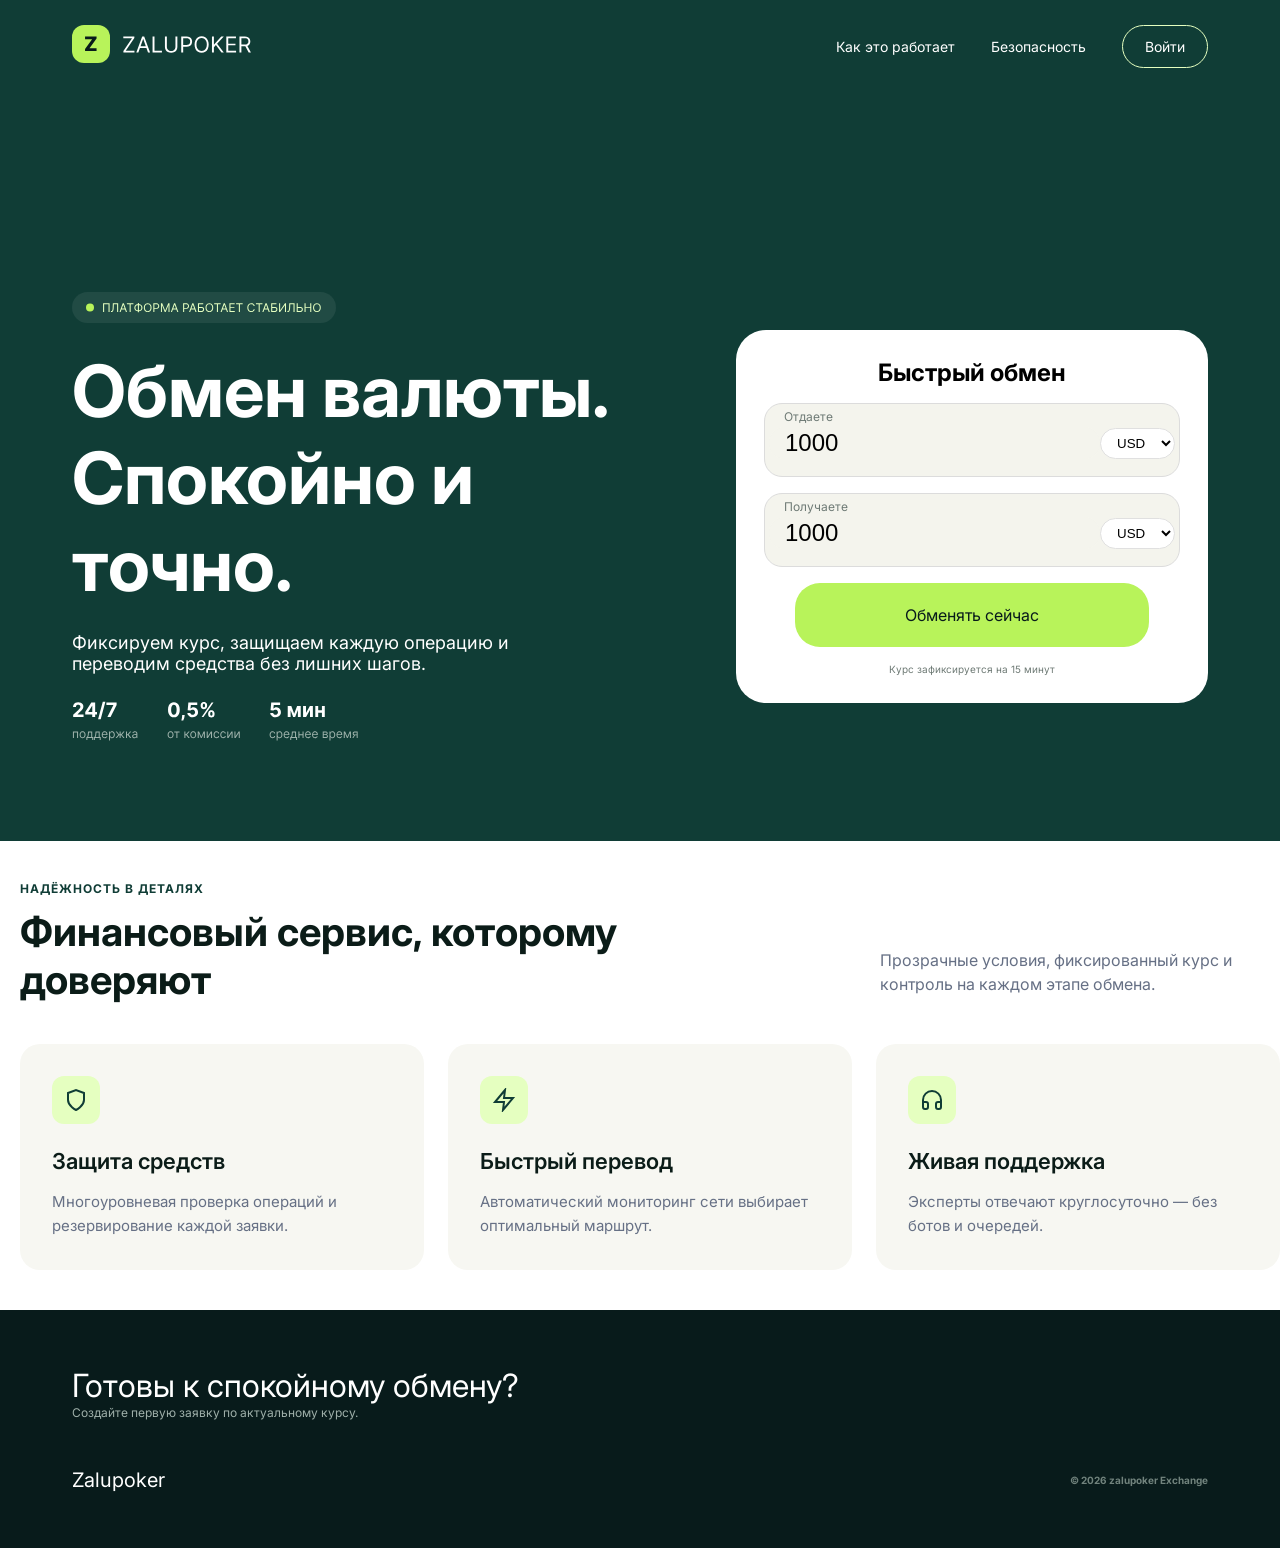
<file: templates/index.html>
<!DOCTYPE html>
<html lang="ru">
<head>
    <meta charset="UTF-8">
    <meta name="viewport" content="width=device-width, initial-scale=1.0">
    <title>Zalupoker</title>
    <link rel="stylesheet" href="/static/css/main.css">
    <link rel="shortcut icon" href="/static/images/favicon.svg" type="image/x-icon">

    <link rel="preconnect" href="https://fonts.googleapis.com">
    <link rel="preconnect" href="https://fonts.gstatic.com" crossorigin>
    <link href="https://fonts.googleapis.com/css2?family=Inter:ital,opsz,wght@0,14..32,100..900;1,14..32,100..900&display=swap" rel="stylesheet">

      
</head>
<body>
    <header class="head">
        <div class="head_div">
            <nav class="head_nav">
                <a href="index.html"><img src="/static/images/logo.svg" alt=""></a>
                <ul class="head_list">
                    <li class="head_list-item">
                        <a class="head_list-link" href="">Как это работает</a>
                    </li>
                    
                    <li class="head_list-item">
                        <a class="head_list-link" href="">Безопасность</a>
                    </li>

                    <li class="head_list-item">
                        <a class="head_list-button" href="sgin.html">Войти</a>
                    </li>
                </ul>
            </nav>
        </div>

        <div class="head-top">
             <div class="head_div2">
            <nav class="head_nav2">
                <img src="/static/images/status.svg" alt="">
                <ul class="head_list2">
                    <li class="head_list2-link1">
                        Обмен валюты. <br>Спокойно и точно.
                    </li>

                    <li class="head_list2-link">
                        Фиксируем курс, защищаем каждую операцию и <br>переводим средства без лишних шагов.
                    </li>

                </ul>
                <img src="/static/images/preimush.svg" alt="">
            </nav>
        </div>

        <div class="head_obmen">

            <h2>Быстрый обмен</h2>
            <div class="input_block">
                <span class="input_lable">Отдаете</span>
                <div class="input_mini">
                    <input type="number" id="input_send" value="1000" class="kurs_input" step="0.01">

                  <div class="current_select_valute">
                    <select class="current_select_valute1" id="select_valute0">
                        <option value="USD">USD</option>
                        <option value="EUR">EUR</option>
                        <option value="RUB">RUB</option>
                        <option value="CNY">CNY</option>
                    </select>
                  </div>
                </div>
            </div>


            <div class="input_block">
                <span class="input_lable">Получаете</span>
                <div class="input_mini">
                    <input type="number" id="input_get" value="1000" class="kurs_input" step="0.01">

                  <div class="current_select_valute">
                    <select class="current_select_valute1"  id="select_valute0">
                        <option value="USD">USD</option>
                        <option value="EUR">EUR</option>
                        <option value="RUB">RUB</option>
                        <option value="CNY">CNY</option>
                    </select>
                  </div>
                </div>
            </div>

            <a class="button_login" href="sgin.html">Обменять сейчас</a>
            <p class="timer_info">Курс зафиксируется на 15 минут</p>


        </div>
    </header>

    <main>
        <div class = "top">
        <div class="features">
            <div class="features-top">
                <div class="features-title">
                    <span>НАДЁЖНОСТЬ В ДЕТАЛЯХ</span>
                    <h2>Финансовый сервис, которому доверяют</h2>
                </div>
                <p class="features-desc">Прозрачные условия, фиксированный курс и контроль на каждом этапе обмена.</p>
            </div>
            
            <div class="features-grid">
                <div class="card">
                    <div class="card-icon icon-green">
                        <svg width="24" height="24" viewBox="0 0 24 24" fill="none" stroke="#103D36" stroke-width="2"><path d="M12 22s8-4 8-10V5l-8-3-8 3v7c0 6 8 10 8 10z"/></svg>
                    </div>
                    <h3>Защита средств</h3>
                    <p>Многоуровневая проверка операций и резервирование каждой заявки.</p>
                </div>

                <div class="card">
                    <div class="card-icon icon-green">
                        <svg width="24" height="24" viewBox="0 0 24 24" fill="none" stroke="#103D36" stroke-width="2"><polygon points="13 2 3 14 12 14 11 22 21 10 12 10 13 2"/></svg>
                    </div>
                    <h3>Быстрый перевод</h3>
                    <p>Автоматический мониторинг сети выбирает оптимальный маршрут.</p>
                </div>

                <div class="card">
                    <div class="card-icon icon-green">
                        <svg width="24" height="24" viewBox="0 0 24 24" fill="none" stroke="#103D36" stroke-width="2"><path d="M3 18v-6a9 9 0 0 1 18 0v6"/><path d="M21 19a2 2 0 0 1-2 2h-1a2 2 0 0 1-2-2v-3a2 2 0 0 1 2-2h3zM3 19a2 2 0 0 0 2 2h1a2 2 0 0 0 2-2v-3a2 2 0 0 0-2-2H3z"/></svg>
                    </div>
                    <h3>Живая поддержка</h3>
                    <p>Эксперты отвечают круглосуточно — без ботов и очередей.</p>
                </div>
            </div>
        </div>

            
            

    </div>
    </main>
    
    <footer class="footer">
        <div class="footer-top">
            <span>
                Готовы к спокойному обмену?
            </span>
            <p>Создайте первую заявку по актуальному курсу.</p>

        </div>

        <div class="footer-down">
            <span>
                Zalupoker
            </span>
              
            <h1>
                © 2026 zalupoker Exchange
            </h1>
        </div>
    </footer>


</body>
</html>
</file>
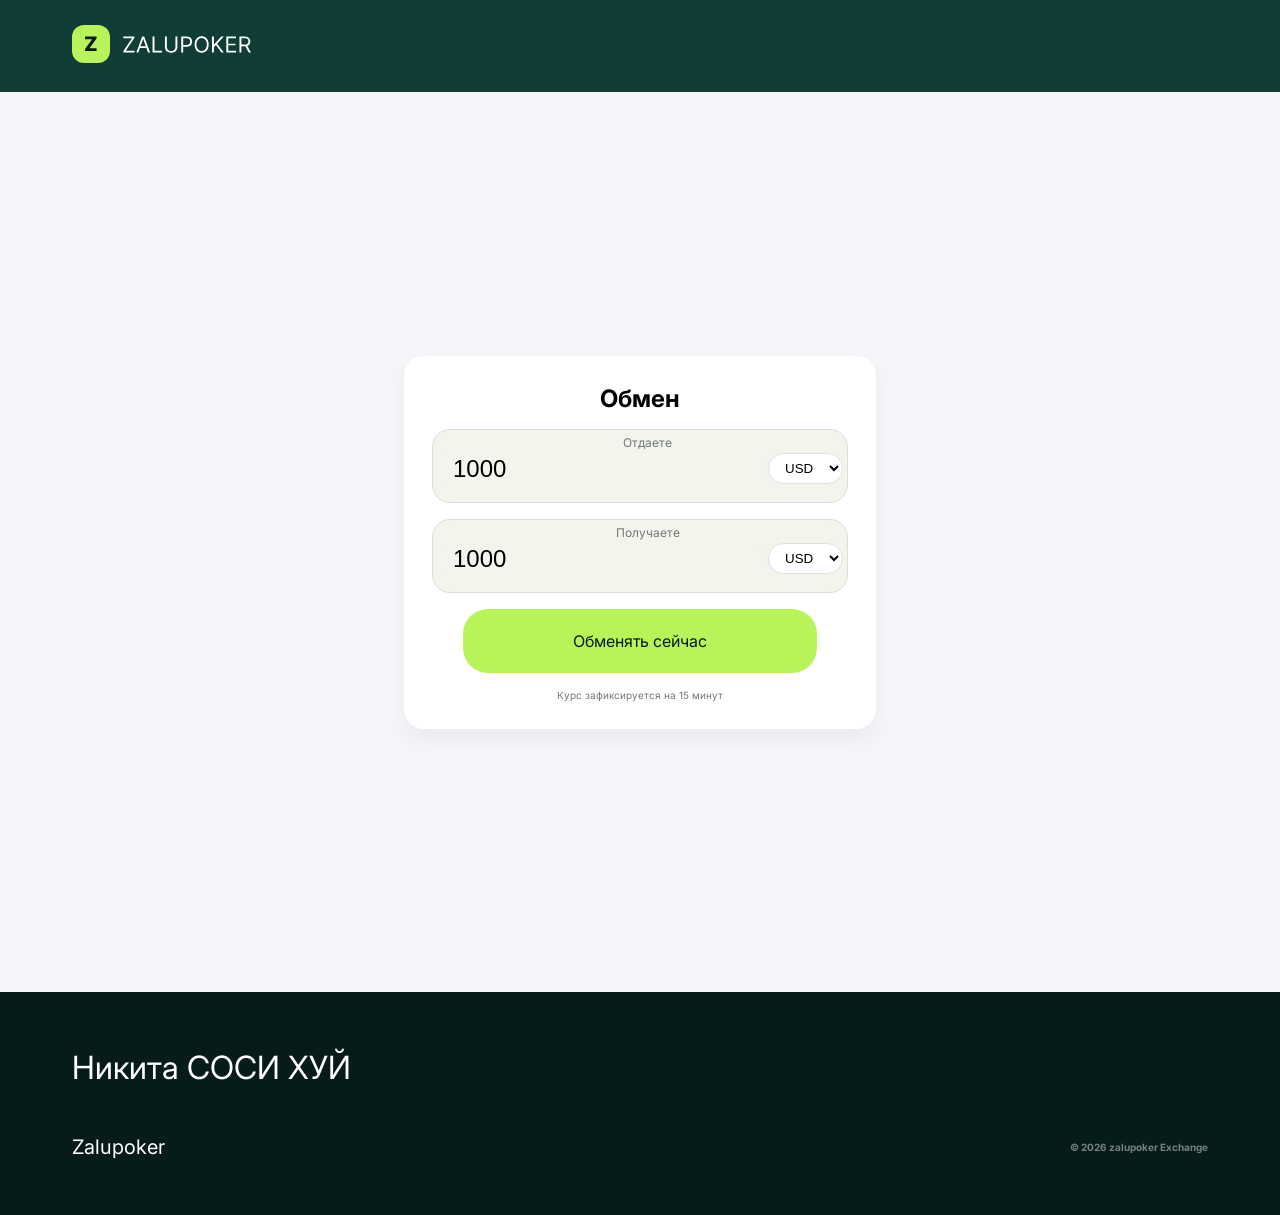
<file: templates/exchenge.html>
<!DOCTYPE html>
<html lang="ru">
<head>
    <meta charset="UTF-8">
    <meta name="viewport" content="width=device-width, initial-scale=1.0">
    <title>Zalupoker</title>
    <link rel="stylesheet" href="/static/css/main.css">
    <link rel="shortcut icon" href="/static/images/favicon.svg" type="image/x-icon">

    <link rel="preconnect" href="https://fonts.googleapis.com">
    <link rel="preconnect" href="https://fonts.gstatic.com" crossorigin>
    <link href="https://fonts.googleapis.com/css2?family=Inter:ital,opsz,wght@0,14..32,100..900;1,14..32,100..900&display=swap" rel="stylesheet">

      
</head>
<body>
    <header class="head">
        <div class="head_div">
            <nav class="head_nav">
                <a href="index.html"><img src="/static/images/logo.svg" alt=""></a>

                <ul class="head_list">
                    
                </ul>

            </nav>

            
        </div>
        
        
    </header>
        

    
    <main>
        <div class="obmen">
            <div class="obmen-okno">
                 <h2>Обмен</h2>
                <div class="input_block">
                    <span class="input_lable">Отдаете</span>
                    <div class="input_mini">
                        <input type="number" id="input_send" value="1000" class="kurs_input" step="0.01">

                    <div class="current_select_valute">
                        <select class="current_select_valute1" id="select_valute0">
                            <option value="USD">USD</option>
                            <option value="EUR">EUR</option>
                            <option value="RUB">RUB</option>
                            <option value="CNY">CNY</option>
                        </select>
                    </div>
                    </div>
                </div>


                <div class="input_block">
                    <span class="input_lable">Получаете</span>
                    <div class="input_mini">
                        <input type="number" id="input_get" value="1000" class="kurs_input" step="0.01">

                    <div class="current_select_valute">
                        <select class="current_select_valute1"  id="select_valute0">
                            <option value="USD">USD</option>
                            <option value="EUR">EUR</option>
                            <option value="RUB">RUB</option>
                            <option value="CNY">CNY</option>
                        </select>
                    </div>
                    </div>
                </div>

                <a class="button_login" href="sgin.html">Обменять сейчас</a>
                <p class="timer_info">Курс зафиксируется на 15 минут</p>

            </div>
           

        </div>
        
    </main>


    <footer class="footer">
        <div class="footer-top">
            <span>
                Никита СОСИ ХУЙ
            </span>

        </div>

        <div class="footer-down">
            <span>
                Zalupoker
            </span>
              
            <h1>
                © 2026 zalupoker Exchange
            </h1>
        </div>
    </footer>


</body>
</html>
</file>
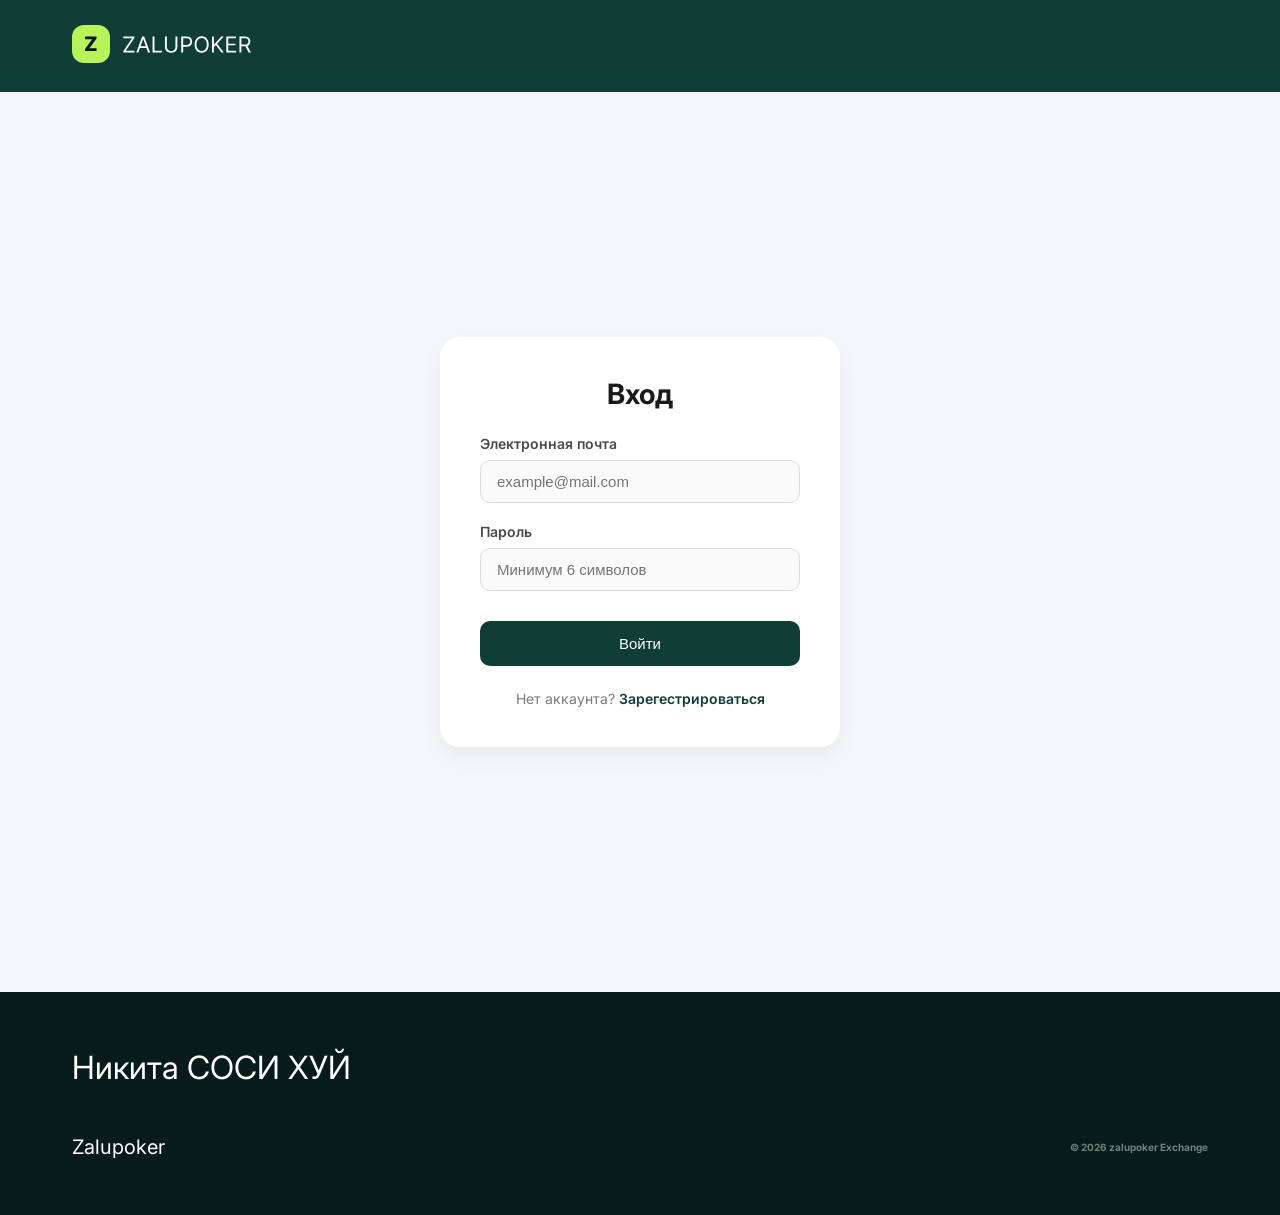
<file: templates/login.html>
<!DOCTYPE html>
<html lang="ru">
<head>
    <meta charset="UTF-8">
    <meta name="viewport" content="width=device-width, initial-scale=1.0">
    <title>Zalupoker</title>
    <link rel="stylesheet" href="/static/css/main.css">
    <link rel="shortcut icon" href="/static/images/favicon.svg" type="image/x-icon">

    <link rel="preconnect" href="https://fonts.googleapis.com">
    <link rel="preconnect" href="https://fonts.gstatic.com" crossorigin>
    <link href="https://fonts.googleapis.com/css2?family=Inter:ital,opsz,wght@0,14..32,100..900;1,14..32,100..900&display=swap" rel="stylesheet">

      
</head>
<body>
    <header class="head">
        <div class="head_div">
            <nav class="head_nav">
                <a href="index.html"><img src="/static/images/logo.svg" alt=""></a>
                
            </nav>
        </div>


        


        </div>
    </header>


    
    <main>
        <div class="reg-container">


            <div class="reg-card">
                <h2>Вход</h2>


                <form id="loin-form" method="POST">

                    <div class="reg-group">
                        <label for="email">Электронная почта</label>
                        <input type="email" name="email" id="email" required placeholder="example@mail.com">
                    </div>

                    <div class="reg-group">
                        <label for="password">Пароль</label>
                        <input type="password" name="password" id="password" required placeholder="Минимум 6 символов">
                    </div>

                    <button type="submit" class="reg-btn">Войти</button>

                </form>

                <p class="reg-footer">Нет аккаунта? <a href="sgin.html">Зарегестрироваться</a></p>
            </div>
            
        </div>
        
    </main>


    <footer class="footer">
        <div class="footer-top">
            <span>
                Никита СОСИ ХУЙ
            </span>

        </div>

        <div class="footer-down">
            <span>
                Zalupoker
            </span>
              
            <h1>
                © 2026 zalupoker Exchange
            </h1>
        </div>
    </footer>


</body>
</html>
</file>
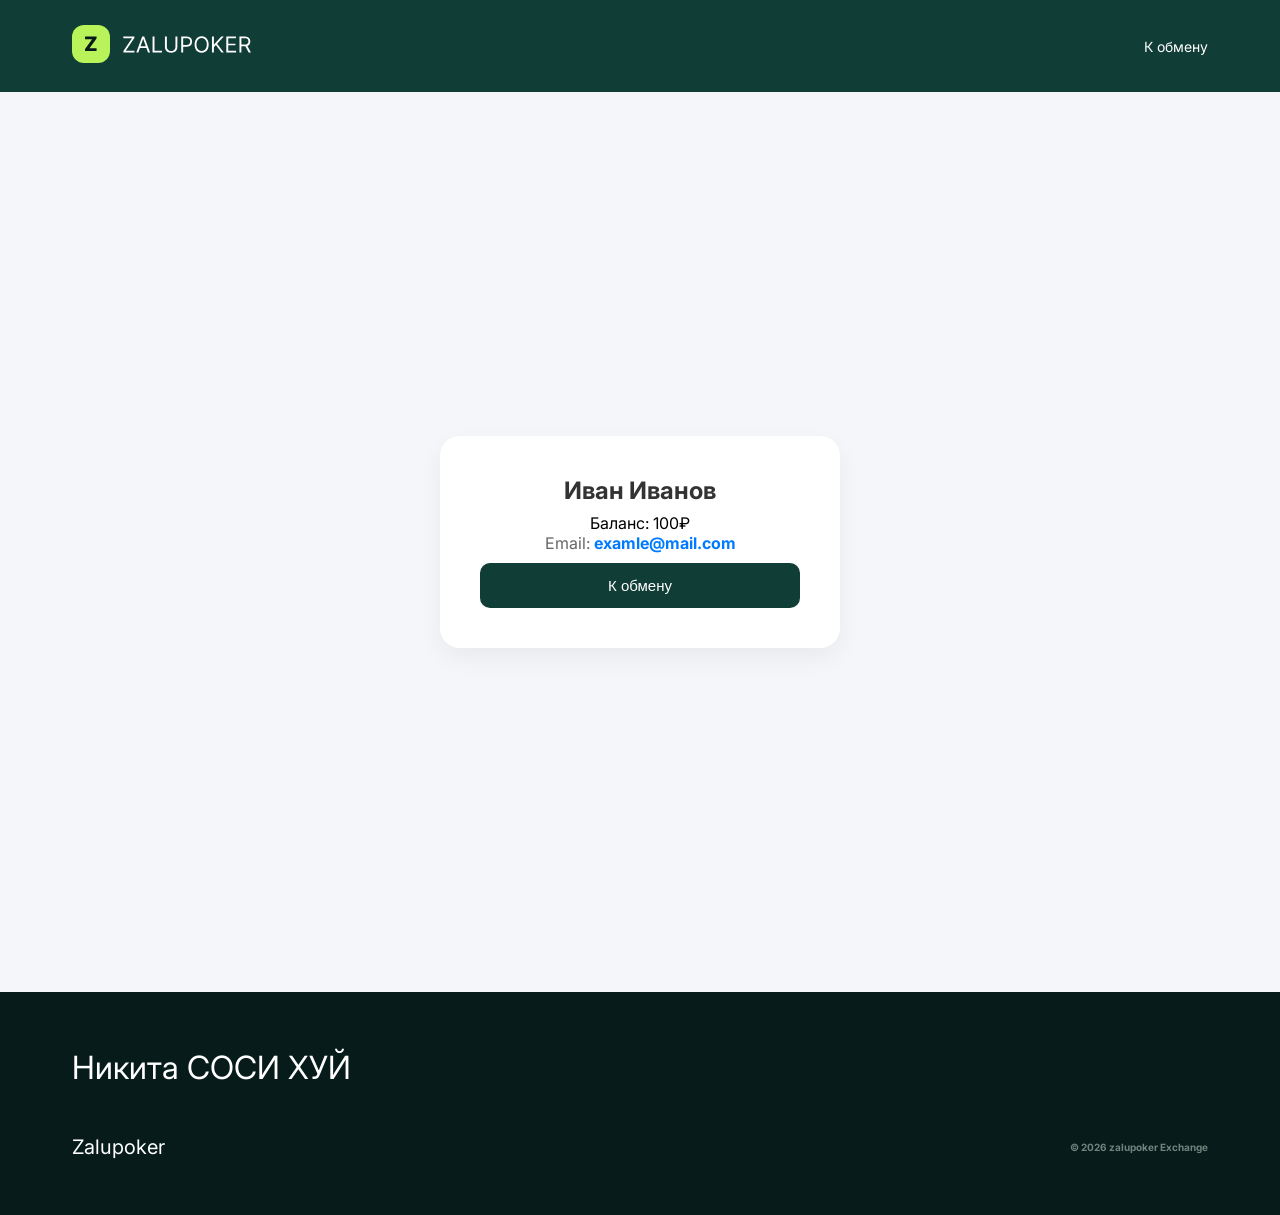
<file: templates/profile.html>
<!DOCTYPE html>
<html lang="ru">
<head>
    <meta charset="UTF-8">
    <meta name="viewport" content="width=device-width, initial-scale=1.0">
    <title>Zalupoker</title>
    <link rel="stylesheet" href="/static/css/main.css">
    <link rel="shortcut icon" href="/static/images/favicon.svg" type="image/x-icon">

    <link rel="preconnect" href="https://fonts.googleapis.com">
    <link rel="preconnect" href="https://fonts.gstatic.com" crossorigin>
    <link href="https://fonts.googleapis.com/css2?family=Inter:ital,opsz,wght@0,14..32,100..900;1,14..32,100..900&display=swap" rel="stylesheet">

      
</head>
<body>
    <header class="head">
        <div class="head_div">
            <nav class="head_nav">
                <a href="index.html"><img src="/static/images/logo.svg" alt=""></a>

                <ul class="head_list">
                    <li>
                        <a href="exchenge.html">К обмену</a>
                    </li>
                </ul>

            </nav>

            
        </div>
        
        
    </header>
        

    
    <main>
         <div class="profile-card">
        
        <div class="profile-card-info">
            <h1>Иван Иванов</h1>
            <span class="balance">Баланс: 100₽</span>
       
            <p>Email: <a href="mailto:examle@mail.com" class="profile-email">examle@mail.com</a></p>
            <button type="" class="reg-btn"><a href="./exchenge.html" class="k-obmenu">К обмену</a></button>

        </div>
        
    </div>
        
    </main>


    <footer class="footer">
        <div class="footer-top">
            <span>
                Никита СОСИ ХУЙ
            </span>

        </div>

        <div class="footer-down">
            <span>
                Zalupoker
            </span>
              
            <h1>
                © 2026 zalupoker Exchange
            </h1>
        </div>
    </footer>


</body>
</html>
</file>
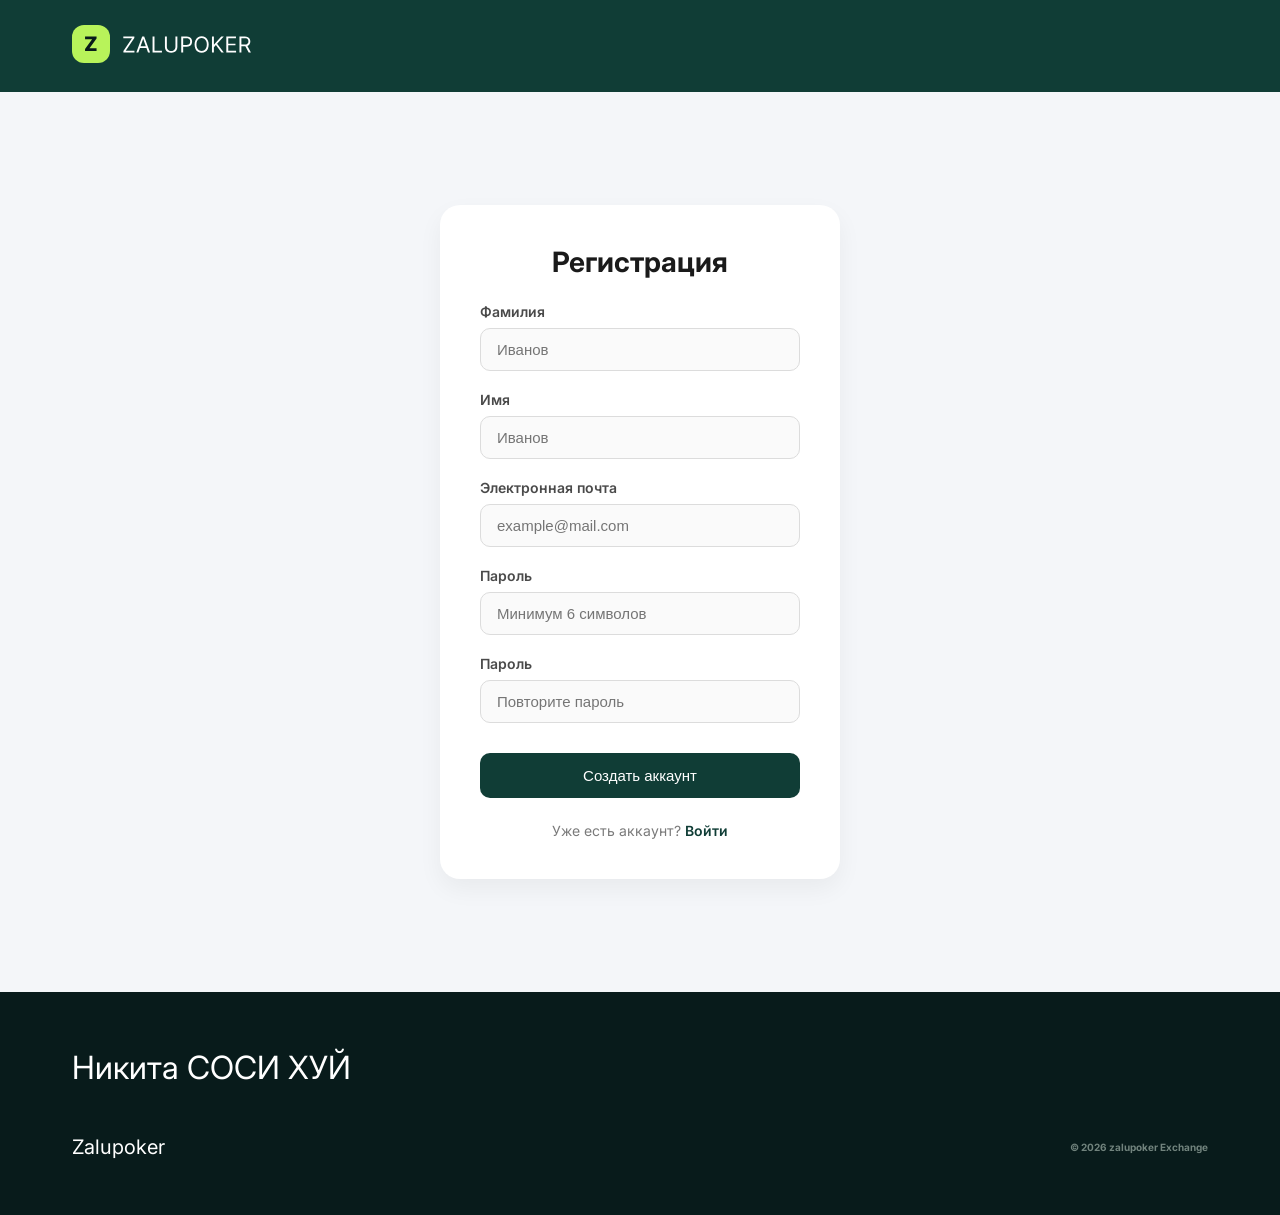
<file: templates/sgin.html>
<!DOCTYPE html>
<html lang="ru">
<head>
    <meta charset="UTF-8">
    <meta name="viewport" content="width=device-width, initial-scale=1.0">
    <title>Zalupoker</title>
    <link rel="stylesheet" href="/static/css/main.css">
    <link rel="shortcut icon" href="/static/images/favicon.svg" type="image/x-icon">

    <link rel="preconnect" href="https://fonts.googleapis.com">
    <link rel="preconnect" href="https://fonts.gstatic.com" crossorigin>
    <link href="https://fonts.googleapis.com/css2?family=Inter:ital,opsz,wght@0,14..32,100..900;1,14..32,100..900&display=swap" rel="stylesheet">

      
</head>
<body>
    <header class="head">
        <div class="head_div">
            <nav class="head_nav">
                <a href="index.html"><img src="/static/images/logo.svg" alt=""></a>
            </nav>
        </div>


        


        </div>
    </header>


    
    <main>
        <div class="reg-container">


            <div class="reg-card">
                <h2>Регистрация</h2>


                <form id="reg-form" method="POST">

                    <div class="reg-group">
                        <label for="last-name">Фамилия</label>
                        <input type="text" name="last-name" id="last-name" required placeholder="Иванов">
                    </div>

                    <div class="reg-group">
                        <label for="first-name">Имя</label>
                        <input type="text" name="first-name" id="first-name" required placeholder="Иванов">
                    </div>

                    <div class="reg-group">
                        <label for="email">Электронная почта</label>
                        <input type="email" name="email" id="email" required placeholder="example@mail.com">
                    </div>

                    <div class="reg-group">
                        <label for="password">Пароль</label>
                        <input type="password" name="password" id="password" required placeholder="Минимум 6 символов">
                    </div>

                    <div class="reg-group">
                        <label for="confirm-password">Пароль</label>
                        <input type="password" name="confirm-password" id="confirm-password" required placeholder="Повторите пароль">
                    </div>

                    <button type="submit" class="reg-btn">Создать аккаунт</button>

                </form>

                <p class="reg-footer">Уже есть аккаунт? <a href="login.html">Войти</a></p>
            </div>
            
        </div>
        
    </main>


    <footer class="footer">
        <div class="footer-top">
            <span>
                Никита СОСИ ХУЙ
            </span>

        </div>

        <div class="footer-down">
            <span>
                Zalupoker
            </span>
              
            <h1>
                © 2026 zalupoker Exchange
            </h1>
        </div>
    </footer>


</body>
</html>
</file>
<file: static/css/main.css>
* {
    margin: 0;
    padding: 0;
}

body {
    font-family: "Inter",sans-serif;
}
ul {
    list-style: none;
}

a {
    text-decoration: none;
}

.head {
    padding: 0 72px;
    background-color: #103D36;
}
.head_div {
    padding: 25px 0;
    max-width: 1920px;
    margin-inline: auto;
    
}
.head_nav {
    display: flex;
    justify-content: space-between;
    align-items: center;

}

.head_list {
    display: flex;
    gap: 36px;
}

.head_list a{
    font-size: 14px;
    color: #ffffff;
}
.head_list-link {
    font-size: 14px;
    color: #ffff;
    transform: color 0.3s;
}

.head_list-link:hover {
    color: gray;
}


.head_list-button {
    font-size: 14px;
    padding: 12px 22px;
    color: #ffff;
    transform: color 0.3s;
    border: 1.4px solid #E5FFC0;
    border-radius: 30px;
   

}

.head_list-button:hover {
    color: gray;
}

.head_div2 {
    max-width: 50%;
    padding: 100px 40px 100px 0;
    flex: 1;
   
}
.head_nav2 {
    display: flex;
    flex-direction: column;
    align-items: start;
    gap: 24px;
}
.head_list2 {
    display: flex;
    flex-direction: column;
    align-items: start;
    gap: 24px;
}
.head_list2-link1{
    font-size: 72px;
    font-weight: bold;
    color: #ffff;
}
.head_list2-link{
    font-size: 18px;
    color: #ffff;
}

.head-top{
    
    padding-top: 100px;
    display: flex;
    justify-content: space-between;
    align-items: center;
}
.head_obmen{
    background-color: #ffff;
    padding: 28px 28px 28px 28px;
    border-radius: 30px;
    display: flex;
    flex-direction: column;
    align-items: center;
    gap: 16px;
}
.input_mini{
    display: flex;
    justify-content: space-between;
    align-items: center;
}
.input_block{
    display: flex;
    flex-direction: column;
    background-color: #F4F4ED;
    border-radius: 18px;
    border: 1px solid #dcdcdc;
    padding: 5px 4px 17px 4px;
    gap: 3px;

}
.kurs_input::-webkit-outer-spin-button,
.kurs_input::-webkit-inner-spin-button {
    -webkit-appearance: none;
    margin: 0;
}

.kurs_input{
    -moz-appearance: textfield;
    background-color: #F4F4ED;
    border-color: #00000000;
    font-size: 24px;
    width: 100%;
    border-radius: 18px;
    outline: none;
    padding: 0 14px;
    
}

.current_select_valute1{

    border-radius: 50px;
    align-items: center; 
    background-color: #ffffff;
    border-color: #00000000;
    padding: 6px 12px; 
    border: 1px solid #e0e0e0; 
}

.button_login{
    background-color: #B8F35A;
    font-size: 16px;
    padding: 22px 110px;
    color: #081B1B;
    border-radius: 25px;
    align-items: center;
    transition: transform 0.2s ease;
    
}
.input_lable{
   
    padding-left: 15px;
    font-size: 12px;
    color: #6E7A75;
}

.timer_info{
    color: #6E7A75;
    font-size: 10px;
}

.top{
    display: flex;
    justify-content: space-between;
}



.features {
    margin: 0 auto;
    padding: 40px 0 40px 20px
}

.features-top {
    display: flex;
    justify-content: space-between;
    align-items: flex-end;
    margin-bottom: 40px;
    gap: 40px;
}

.features-title span {
    display: block;
    font-size: 12px;
    font-weight: 700;
    color: #103D36;
    text-transform: uppercase;
    letter-spacing: 1px;
    margin-bottom: 12px;
}

.features-title h2 {
    font-size: 40px;
    font-weight: 700;
    color: #0b1c18;
    margin: 0;
    line-height: 1.2;
    max-width: 600px;
}

.features-desc {
    font-size: 16px;
    color: #667085;
    line-height: 1.5;
    max-width: 400px;
    margin: 0;
    padding-bottom: 8px;
}

.features-grid {
    display: flex;
    gap: 24px;
}

.card {
    flex: 1;
    background-color: #f7f7f2;
    border-radius: 20px;
    padding: 32px;
    display: flex;
    flex-direction: column;
    align-items: flex-start;
}

.card-icon {
    width: 48px;
    height: 48px;
    border-radius: 12px;
    background-color: #e5ffc0;
    display: flex;
    align-items: center;
    justify-content: center;
    margin-bottom: 24px;
}

.card h3 {
    font-size: 22px;
    font-weight: 600;
    color: #0b1c18;
    margin: 0 0 16px 0;
}

.card p {
    font-size: 15px;
    color: #667085;
    line-height: 1.6;
    margin: 0;
}



.footer{
    background-color: #081B1B;
    padding: 56px 72px;
    display: flex;
    flex-direction: column;
    gap: 48px;
}

.footer-top{
    display: flex;
    flex-direction: column;
}

.footer-top span{
    font-size: 32px;
    color: #ffffff;

}

.footer-top p{
    font-size: 12px;
    color: #9FB0AA;
    
}

.footer-down{
    display: flex;
    justify-content: space-between;
     align-items: center;
}

.footer-down span {
    font-size: 20px;
    color: #ffffff;
}

.footer-down h1 {
    font-size: 10px;
    color: #71837D;
}




/*sgin_in*/

.reg-container{
    display: flex;
    justify-content: center;
    align-items: center;
    background-color: #f4f6f9;
    padding: 20px;
    min-height: 100vh;
   box-sizing: border-box;
}

.reg-card{
    background-color: #ffffff;
    padding: 40px;
    border-radius: 20px;
    width: 100%;
    max-width: 400px;
    box-shadow: 0 10px 25px rgba(0, 0, 0, 0.05);
    box-sizing: border-box;
}

.reg-card h2 {
    margin: 0 0 24px 0;
    color: #1a1a1a;
    font-size: 28px;
    text-align: center;
}

.reg-group{
    display: flex;
    flex-direction: column;
    gap: 8px;
    margin-bottom: 20px;
}

.reg-group label {
    font-size: 14px;
    font-weight: 600;
    color: #4a4a4a;
}

.reg-group input{
    padding: 12px 16px;
    font-size: 15px;
    border: 1px solid #dcdcdc;
    border-radius: 10px;
    outline: none;
    background-color: #fafafa;
    
}

.reg-btn{

    width: 100%;
    padding: 14px;
    background-color: #103D36;
    color: #ffffff;
    border: none;
    border-radius: 10px;
    font-size: 15px;
    margin-top: 10px;
}

.reg-footer {
    text-align: center;
    margin-top: 24px;
    font-size: 14px;
    color: #7a7a7a;
}
.reg-footer a {
    color: #103D36;
    font-weight: 600;
    
}




.profile-card {
    display: flex;
    justify-content: center;
    align-items: center;
    background-color: #f4f6f9;
    padding: 20px;
    min-height: 100vh;
   box-sizing: border-box;   
}

.profile-card-info{
    background-color: #ffffff;
    padding: 40px;
    border-radius: 20px;
    width: 100%;
    max-width: 400px;
    box-shadow: 0 10px 25px rgba(0, 0, 0, 0.05);
    box-sizing: border-box;
    text-align: center;
}

.profile-card h1 {
    font-size: 24px;
    color: #333333;
    margin-bottom: 8px;
    margin-top: 0;
}

        
.profile-card p {
    font-size: 16px;
    color: #666666;
    margin: 0;
}

        
.profile-email  {
    color: #007bff;            
    text-decoration: none;     
    font-weight: bold;
}

.k-obmenu{
    color:#ffffff
}





.obmen{
    
    display: flex;
    justify-content: center; 
    align-items: center;
    
    background-color: #f4f6f9;
    min-height: 100vh;

}

.obmen-okno{
    background-color: #ffffff;
    padding: 28px 28px 28px 28px;
    border-radius: 30px;
    display: flex;
    flex-direction: column;
    align-items: center;
    gap: 16px;
    border-radius: 20px;
    max-width: 600px;
    max-height: 400px;
    box-shadow: 0 10px 25px rgba(0, 0, 0, 0.05);
    box-sizing: border-box;
    text-align: center;

}
</file>
